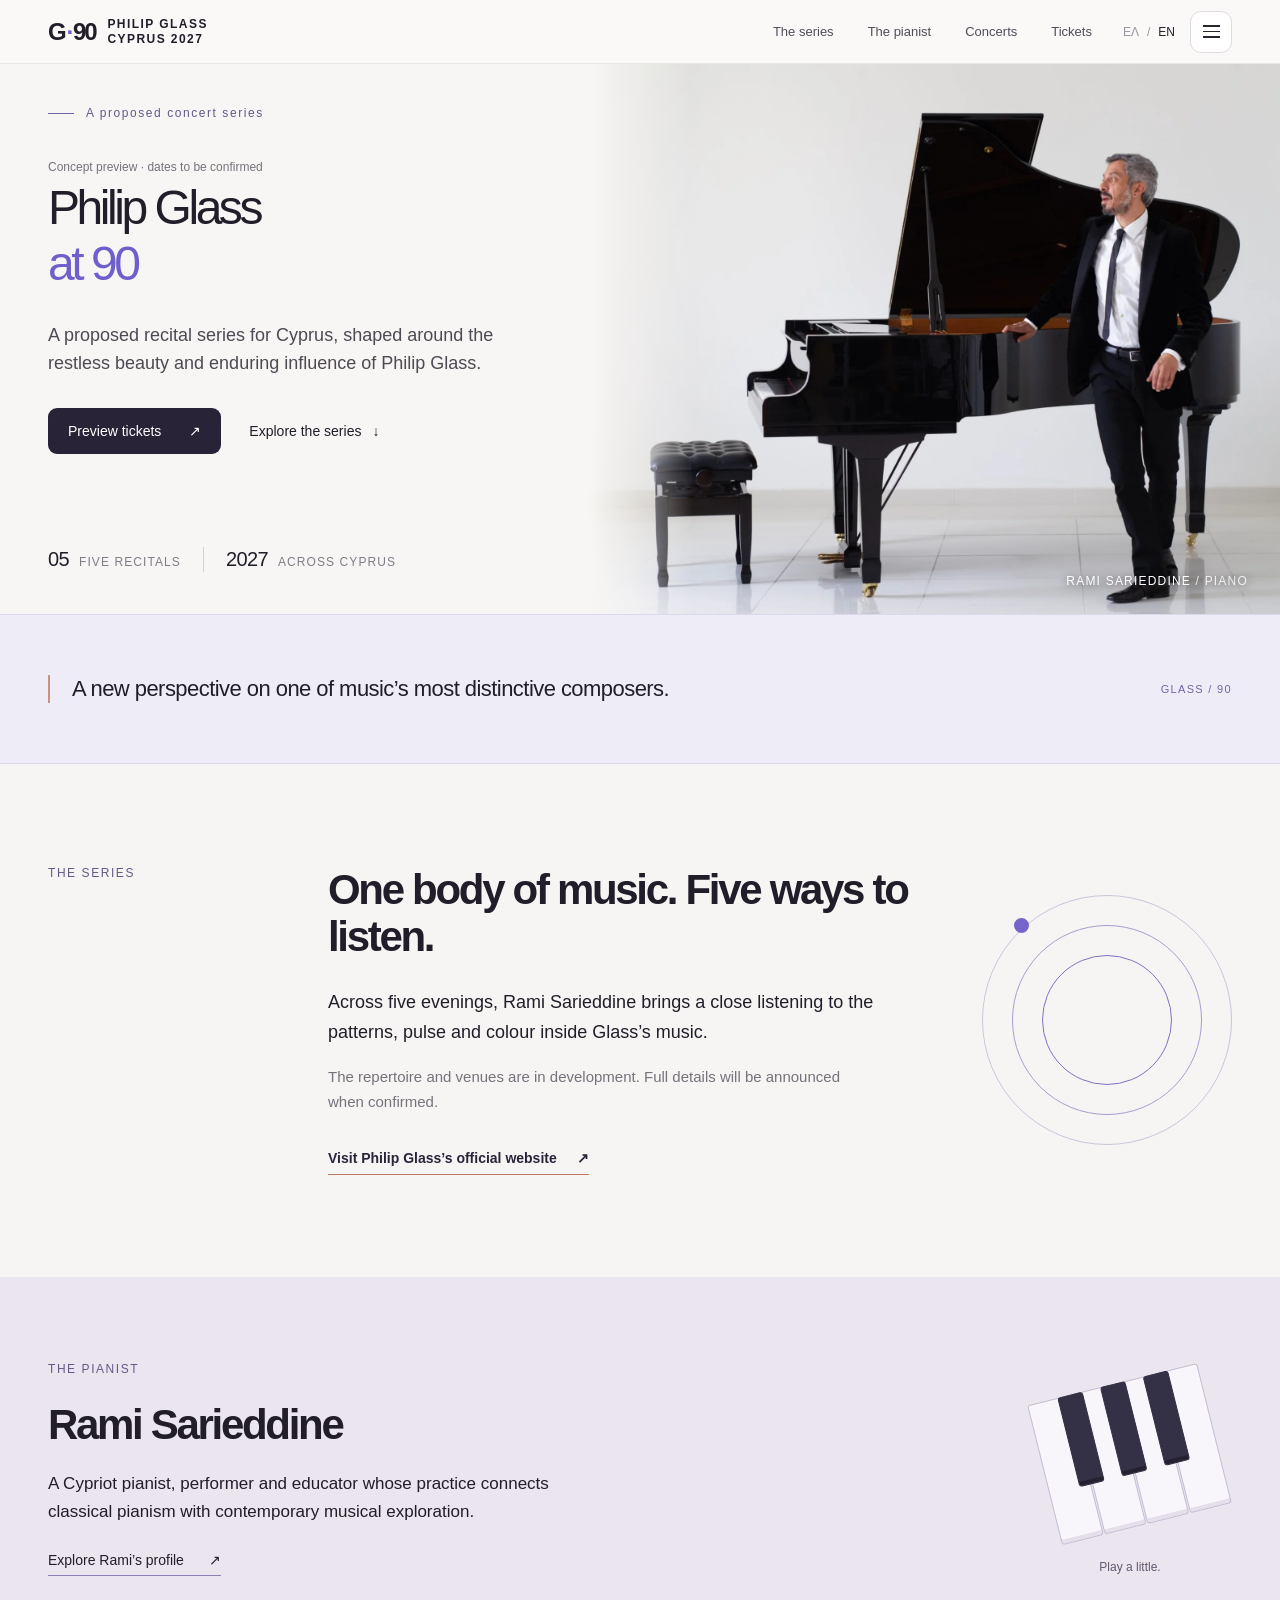
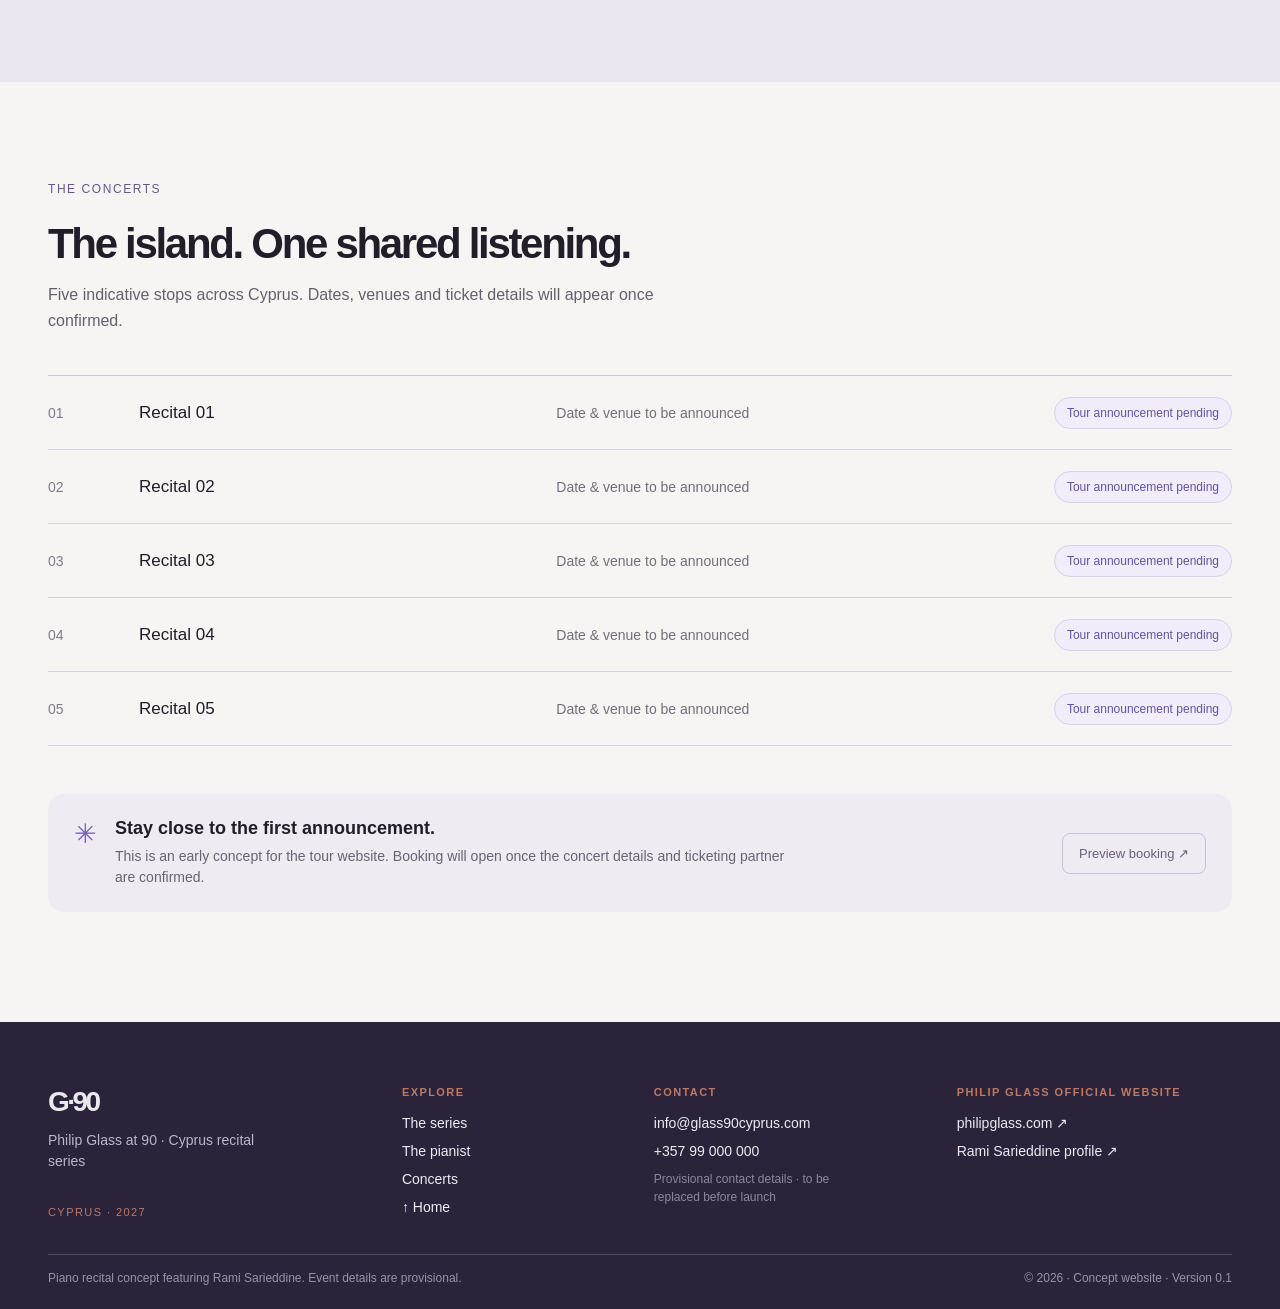
<file: index.html>
<!doctype html><html lang="en"><head><meta charset="utf-8"><meta name="viewport" content="width=device-width,initial-scale=1"><title>Philip Glass at 90 | Cyprus Piano Recitals</title><meta name="description" content="Five piano recitals across Cyprus with Rami Sarieddine. Concept preview for 2027."><meta property="og:title" content="Philip Glass at 90 | Cyprus Piano Recitals"><meta property="og:description" content="Five piano recitals across Cyprus with Rami Sarieddine. Concept preview for 2027."><meta property="og:type" content="website"><meta property="og:image" content="https://rami-opal.vercel.app/og.png"><meta property="og:image:type" content="image/png"><meta property="og:image:width" content="1200"><meta property="og:image:height" content="630"><link rel="canonical" href="https://rami-opal.vercel.app/"><meta name="twitter:card" content="summary_large_image"><meta name="twitter:image" content="https://rami-opal.vercel.app/og.png"><link rel="icon" href="/favicon.svg"><link rel="stylesheet" href="/style.css"></head><body><link rel="preload" as="image" href="/rami-piano.webp"/><div class="site-shell"><header class="site-header" id="top"><div class="header-inner"><a class="brand" href="/" aria-label="Home"><span class="brand-mark" aria-hidden="true">G<span>·</span>90</span><span class="brand-sub">PHILIP GLASS<br/>CYPRUS 2027</span></a><nav class="desktop-nav" aria-label="Primary"><a href="#series">The series</a><a href="#artist">The pianist</a><a href="#concerts">Concerts</a><a href="/tickets.html">Tickets</a></nav><div class="header-actions"><div class="language" role="group" aria-label="Language"><button class="" aria-pressed="false">ΕΛ</button><span aria-hidden="true">/</span><button class="active" aria-pressed="true">EN</button></div><button class="menu-button " aria-label="Open menu" aria-expanded="false" aria-controls="site-menu"><span></span><span></span><span></span></button></div></div></header><main><section class="hero" aria-labelledby="hero-heading"><div class="hero-copy"><div class="eyebrow"><span class="eyebrow-line"></span>A proposed concert series</div><p class="preview-label">Concept preview · dates to be confirmed</p><h1 id="hero-heading"><span>Philip Glass</span><em>at 90</em></h1><p class="hero-lead">A proposed recital series for Cyprus, shaped around the restless beauty and enduring influence of Philip Glass.</p><div class="hero-actions"><a class="primary-link" href="/tickets.html">Preview tickets<span aria-hidden="true">↗</span></a><a class="text-link" href="#series">Explore the series<span aria-hidden="true">↓</span></a></div><div class="hero-foot"><div><strong>05</strong><span>FIVE RECITALS</span></div><i></i><div><strong>2027</strong><span>ACROSS CYPRUS</span></div></div></div><div class="hero-photo"><img src="/rami-piano.webp" alt="Rami Sarieddine beside a grand piano" width="1924" height="1280"/><div class="photo-credit">RAMI SARIEDDINE <span> / PIANO</span></div></div></section><section class="quote-band"><div class="content-width"><p>A new perspective on one of music’s most distinctive composers.</p><span class="band-mark">GLASS / 90</span></div></section><section class="section-block series-block" id="series"><div class="section-label">THE SERIES</div><div class="section-content"><h2>One body of music. Five ways to listen.</h2><p class="large-copy">Across five evenings, Rami Sarieddine brings a close listening to the patterns, pulse and colour inside Glass’s music.</p><p class="muted-copy">The repertoire and venues are in development. Full details will be announced when confirmed.</p><a class="glass-link" href="https://philipglass.com/" target="_blank" rel="noopener noreferrer">Visit Philip Glass’s official website<span aria-hidden="true">↗</span></a></div><div class="orbital-art" aria-hidden="true"><span class="ring ring-one"></span><span class="ring ring-two"></span><span class="ring ring-three"></span><span class="ring-dot"></span></div></section><section class="artist-section" id="artist"><div class="artist-inner"><div class="artist-copy"><div class="section-label">THE PIANIST</div><h2>Rami Sarieddine</h2><p>A Cypriot pianist, performer and educator whose practice connects classical pianism with contemporary musical exploration.</p><a href="https://www.facebook.com/rami.sarieddine.9/" target="_blank" rel="noopener noreferrer">Explore Rami’s profile<span aria-hidden="true">↗</span></a></div><div class="artist-key-art" aria-hidden="true"><span></span><span></span><span></span><span></span><span></span><span></span><span></span><span></span></div></div></section><section class="concerts-section" id="concerts"><div class="concerts-head"><div class="section-label">THE CONCERTS</div><h2>The island. One shared listening.</h2><p>Five indicative stops across Cyprus. Dates, venues and ticket details will appear once confirmed.</p></div><div class="concert-list"><div class="concert-row"><span class="concert-index">01</span><strong>Recital 01</strong><span class="concert-meta">Date &amp; venue to be announced</span><span class="concert-status">Tour announcement pending</span></div><div class="concert-row"><span class="concert-index">02</span><strong>Recital 02</strong><span class="concert-meta">Date &amp; venue to be announced</span><span class="concert-status">Tour announcement pending</span></div><div class="concert-row"><span class="concert-index">03</span><strong>Recital 03</strong><span class="concert-meta">Date &amp; venue to be announced</span><span class="concert-status">Tour announcement pending</span></div><div class="concert-row"><span class="concert-index">04</span><strong>Recital 04</strong><span class="concert-meta">Date &amp; venue to be announced</span><span class="concert-status">Tour announcement pending</span></div><div class="concert-row"><span class="concert-index">05</span><strong>Recital 05</strong><span class="concert-meta">Date &amp; venue to be announced</span><span class="concert-status">Tour announcement pending</span></div></div><div class="ticket-note"><span class="note-symbol" aria-hidden="true">✳</span><div><h3>Stay close to the first announcement.</h3><p>This is an early concept for the tour website. Booking will open once the concert details and ticketing partner are confirmed.</p></div><a class="ticket-chip" href="/tickets.html">Preview booking ↗</a></div></section></main><footer class="site-footer"><div class="footer-inner"><div class="footer-intro"><span class="footer-brand">G·90</span><p>Philip Glass at 90 · Cyprus recital series</p><span class="footer-kicker">CYPRUS · 2027</span></div><div class="footer-column"><span class="footer-heading">Explore</span><a href="#series">The series</a><a href="#artist">The pianist</a><a href="#concerts">Concerts</a><a href="#top">↑ Home</a></div><div class="footer-column"><span class="footer-heading">Contact</span><a href="mailto:info@glass90cyprus.com">info@glass90cyprus.com</a><a href="tel:+35799000000">+357 99 000 000</a><span class="footer-small">Provisional contact details · to be replaced before launch</span></div><div class="footer-column footer-links"><span class="footer-heading">Philip Glass official website</span><a href="https://philipglass.com/" target="_blank" rel="noopener noreferrer">philipglass.com ↗</a><a href="https://www.facebook.com/rami.sarieddine.9/" target="_blank" rel="noopener noreferrer">Rami Sarieddine profile ↗</a></div></div><div class="footer-bottom"><span>Piano recital concept featuring Rami Sarieddine. Event details are provisional.</span><span>© 2026 · Concept website · Version 0.1</span></div></footer></div><script src="/demo.js" defer></script><script src="/piano.js" defer></script></body></html>
</file>
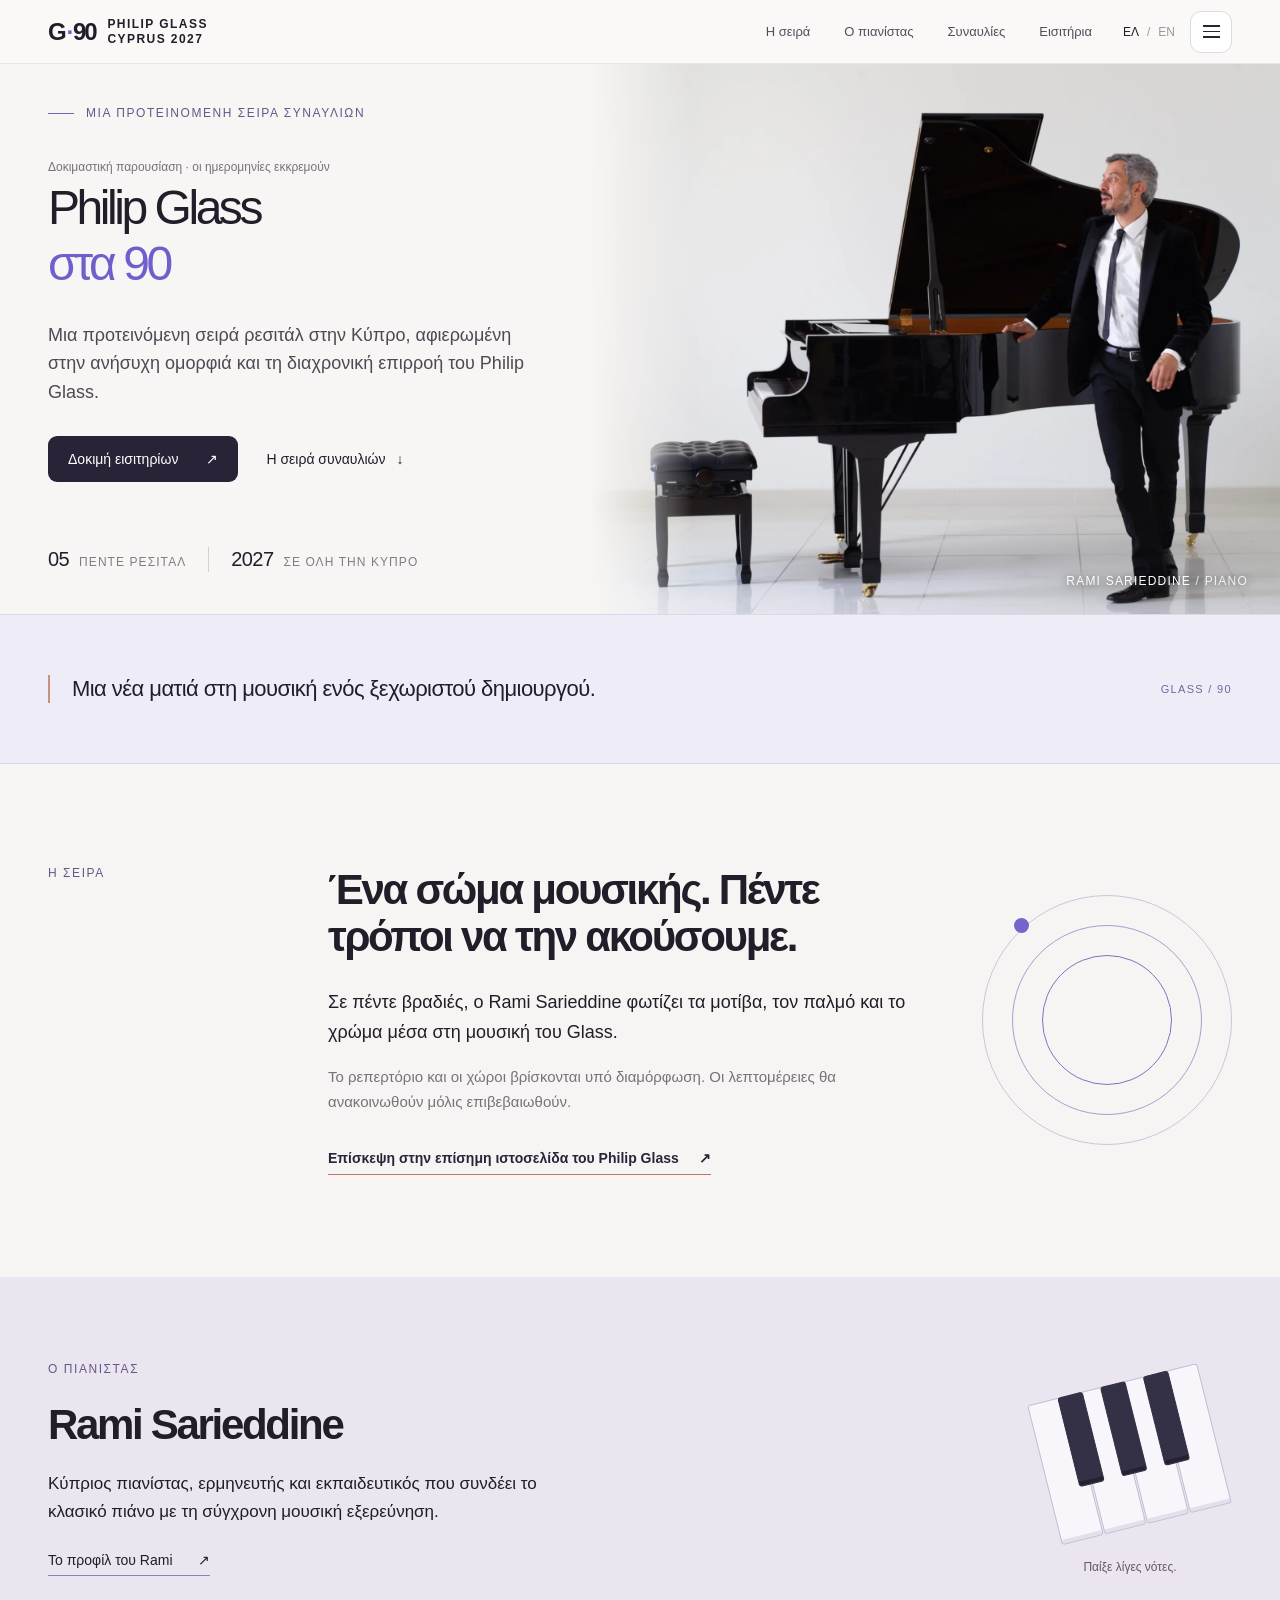
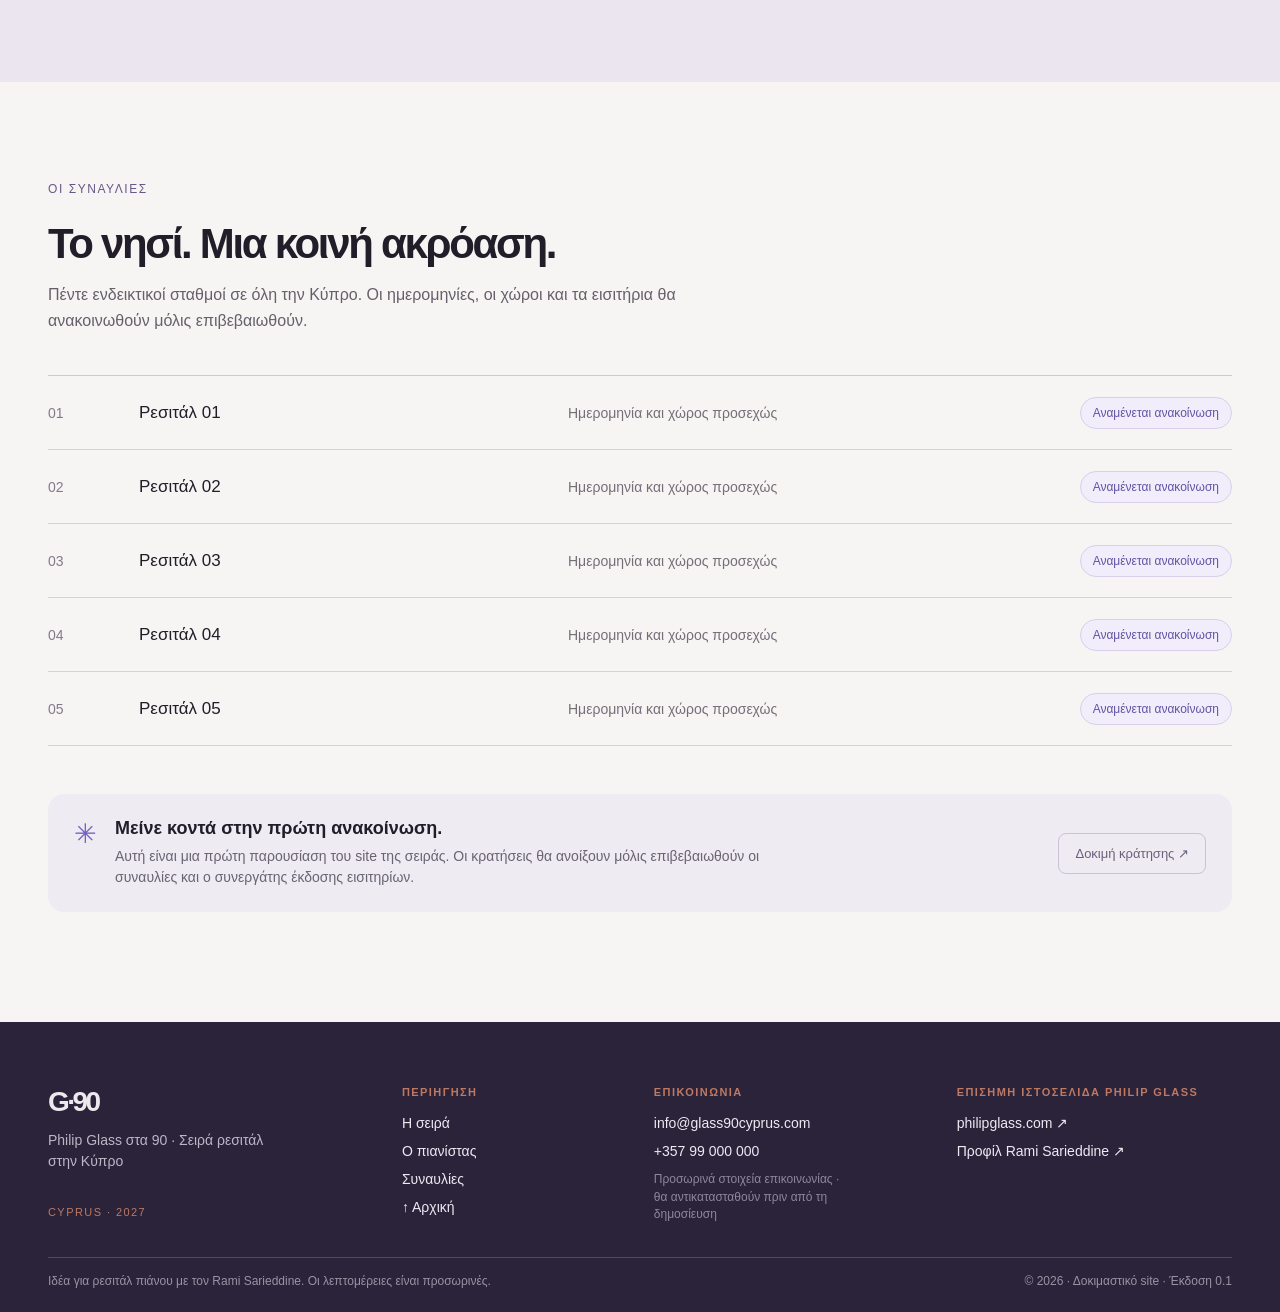
<file: el.html>
<!doctype html><html lang="el"><head><meta charset="utf-8"><meta name="viewport" content="width=device-width,initial-scale=1"><title>Philip Glass στα 90 | Ρεσιτάλ πιάνου στην Κύπρο</title><meta name="description" content="Πέντε ρεσιτάλ πιάνου στην Κύπρο με τον Rami Sarieddine. Δοκιμαστική παρουσίαση για το 2027."><meta property="og:title" content="Philip Glass στα 90 | Ρεσιτάλ πιάνου στην Κύπρο"><meta property="og:description" content="Πέντε ρεσιτάλ πιάνου στην Κύπρο με τον Rami Sarieddine. Δοκιμαστική παρουσίαση για το 2027."><meta property="og:type" content="website"><meta property="og:image" content="https://rami-opal.vercel.app/og.png"><meta property="og:image:type" content="image/png"><meta property="og:image:width" content="1200"><meta property="og:image:height" content="630"><link rel="canonical" href="https://rami-opal.vercel.app/el.html"><meta name="twitter:card" content="summary_large_image"><meta name="twitter:image" content="https://rami-opal.vercel.app/og.png"><link rel="icon" href="/favicon.svg"><link rel="stylesheet" href="/style.css"></head><body><link rel="preload" as="image" href="/rami-piano.webp"/><div class="site-shell"><header class="site-header" id="top"><div class="header-inner"><a class="brand" href="/" aria-label="Αρχική"><span class="brand-mark" aria-hidden="true">G<span>·</span>90</span><span class="brand-sub">PHILIP GLASS<br/>CYPRUS 2027</span></a><nav class="desktop-nav" aria-label="Primary"><a href="#series">Η σειρά</a><a href="#artist">Ο πιανίστας</a><a href="#concerts">Συναυλίες</a><a href="/tickets-el.html">Εισιτήρια</a></nav><div class="header-actions"><div class="language" role="group" aria-label="Γλώσσα"><button class="active" aria-pressed="true">ΕΛ</button><span aria-hidden="true">/</span><button class="" aria-pressed="false">EN</button></div><button class="menu-button " aria-label="Άνοιγμα μενού" aria-expanded="false" aria-controls="site-menu"><span></span><span></span><span></span></button></div></div></header><main><section class="hero" aria-labelledby="hero-heading"><div class="hero-copy"><div class="eyebrow"><span class="eyebrow-line"></span>ΜΙΑ ΠΡΟΤΕΙΝΟΜΕΝΗ ΣΕΙΡΑ ΣΥΝΑΥΛΙΩΝ</div><p class="preview-label">Δοκιμαστική παρουσίαση · οι ημερομηνίες εκκρεμούν</p><h1 id="hero-heading"><span>Philip Glass</span><em>στα 90</em></h1><p class="hero-lead">Μια προτεινόμενη σειρά ρεσιτάλ στην Κύπρο, αφιερωμένη στην ανήσυχη ομορφιά και τη διαχρονική επιρροή του Philip Glass.</p><div class="hero-actions"><a class="primary-link" href="/tickets-el.html">Δοκιμή εισιτηρίων<span aria-hidden="true">↗</span></a><a class="text-link" href="#series">Η σειρά συναυλιών<span aria-hidden="true">↓</span></a></div><div class="hero-foot"><div><strong>05</strong><span>ΠΕΝΤΕ ΡΕΣΙΤΑΛ</span></div><i></i><div><strong>2027</strong><span>ΣΕ ΟΛΗ ΤΗΝ ΚΥΠΡΟ</span></div></div></div><div class="hero-photo"><img src="/rami-piano.webp" alt="Ο Rami Sarieddine δίπλα σε πιάνο με ουρά" width="1924" height="1280"/><div class="photo-credit">RAMI SARIEDDINE <span> / PIANO</span></div></div></section><section class="quote-band"><div class="content-width"><p>Μια νέα ματιά στη μουσική ενός ξεχωριστού δημιουργού.</p><span class="band-mark">GLASS / 90</span></div></section><section class="section-block series-block" id="series"><div class="section-label">Η ΣΕΙΡΑ</div><div class="section-content"><h2>Ένα σώμα μουσικής. Πέντε τρόποι να την ακούσουμε.</h2><p class="large-copy">Σε πέντε βραδιές, ο Rami Sarieddine φωτίζει τα μοτίβα, τον παλμό και το χρώμα μέσα στη μουσική του Glass.</p><p class="muted-copy">Το ρεπερτόριο και οι χώροι βρίσκονται υπό διαμόρφωση. Οι λεπτομέρειες θα ανακοινωθούν μόλις επιβεβαιωθούν.</p><a class="glass-link" href="https://philipglass.com/" target="_blank" rel="noopener noreferrer">Επίσκεψη στην επίσημη ιστοσελίδα του Philip Glass<span aria-hidden="true">↗</span></a></div><div class="orbital-art" aria-hidden="true"><span class="ring ring-one"></span><span class="ring ring-two"></span><span class="ring ring-three"></span><span class="ring-dot"></span></div></section><section class="artist-section" id="artist"><div class="artist-inner"><div class="artist-copy"><div class="section-label">Ο ΠΙΑΝΙΣΤΑΣ</div><h2>Rami Sarieddine</h2><p>Κύπριος πιανίστας, ερμηνευτής και εκπαιδευτικός που συνδέει το κλασικό πιάνο με τη σύγχρονη μουσική εξερεύνηση.</p><a href="https://www.facebook.com/rami.sarieddine.9/" target="_blank" rel="noopener noreferrer">Το προφίλ του Rami<span aria-hidden="true">↗</span></a></div><div class="artist-key-art" aria-hidden="true"><span></span><span></span><span></span><span></span><span></span><span></span><span></span><span></span></div></div></section><section class="concerts-section" id="concerts"><div class="concerts-head"><div class="section-label">ΟΙ ΣΥΝΑΥΛΙΕΣ</div><h2>Το νησί. Μια κοινή ακρόαση.</h2><p>Πέντε ενδεικτικοί σταθμοί σε όλη την Κύπρο. Οι ημερομηνίες, οι χώροι και τα εισιτήρια θα ανακοινωθούν μόλις επιβεβαιωθούν.</p></div><div class="concert-list"><div class="concert-row"><span class="concert-index">01</span><strong>Ρεσιτάλ 01</strong><span class="concert-meta">Ημερομηνία και χώρος προσεχώς</span><span class="concert-status">Αναμένεται ανακοίνωση</span></div><div class="concert-row"><span class="concert-index">02</span><strong>Ρεσιτάλ 02</strong><span class="concert-meta">Ημερομηνία και χώρος προσεχώς</span><span class="concert-status">Αναμένεται ανακοίνωση</span></div><div class="concert-row"><span class="concert-index">03</span><strong>Ρεσιτάλ 03</strong><span class="concert-meta">Ημερομηνία και χώρος προσεχώς</span><span class="concert-status">Αναμένεται ανακοίνωση</span></div><div class="concert-row"><span class="concert-index">04</span><strong>Ρεσιτάλ 04</strong><span class="concert-meta">Ημερομηνία και χώρος προσεχώς</span><span class="concert-status">Αναμένεται ανακοίνωση</span></div><div class="concert-row"><span class="concert-index">05</span><strong>Ρεσιτάλ 05</strong><span class="concert-meta">Ημερομηνία και χώρος προσεχώς</span><span class="concert-status">Αναμένεται ανακοίνωση</span></div></div><div class="ticket-note"><span class="note-symbol" aria-hidden="true">✳</span><div><h3>Μείνε κοντά στην πρώτη ανακοίνωση.</h3><p>Αυτή είναι μια πρώτη παρουσίαση του site της σειράς. Οι κρατήσεις θα ανοίξουν μόλις επιβεβαιωθούν οι συναυλίες και ο συνεργάτης έκδοσης εισιτηρίων.</p></div><a class="ticket-chip" href="/tickets-el.html">Δοκιμή κράτησης ↗</a></div></section></main><footer class="site-footer"><div class="footer-inner"><div class="footer-intro"><span class="footer-brand">G·90</span><p>Philip Glass στα 90 · Σειρά ρεσιτάλ στην Κύπρο</p><span class="footer-kicker">CYPRUS · 2027</span></div><div class="footer-column"><span class="footer-heading">Περιήγηση</span><a href="#series">Η σειρά</a><a href="#artist">Ο πιανίστας</a><a href="#concerts">Συναυλίες</a><a href="#top">↑ Αρχική</a></div><div class="footer-column"><span class="footer-heading">Επικοινωνία</span><a href="mailto:info@glass90cyprus.com">info@glass90cyprus.com</a><a href="tel:+35799000000">+357 99 000 000</a><span class="footer-small">Προσωρινά στοιχεία επικοινωνίας · θα αντικατασταθούν πριν από τη δημοσίευση</span></div><div class="footer-column footer-links"><span class="footer-heading">Επίσημη ιστοσελίδα Philip Glass</span><a href="https://philipglass.com/" target="_blank" rel="noopener noreferrer">philipglass.com ↗</a><a href="https://www.facebook.com/rami.sarieddine.9/" target="_blank" rel="noopener noreferrer">Προφίλ Rami Sarieddine ↗</a></div></div><div class="footer-bottom"><span>Ιδέα για ρεσιτάλ πιάνου με τον Rami Sarieddine. Οι λεπτομέρειες είναι προσωρινές.</span><span>© 2026 · Δοκιμαστικό site · Έκδοση 0.1</span></div></footer></div><script src="/demo.js" defer></script><script src="/piano.js" defer></script></body></html>
</file>
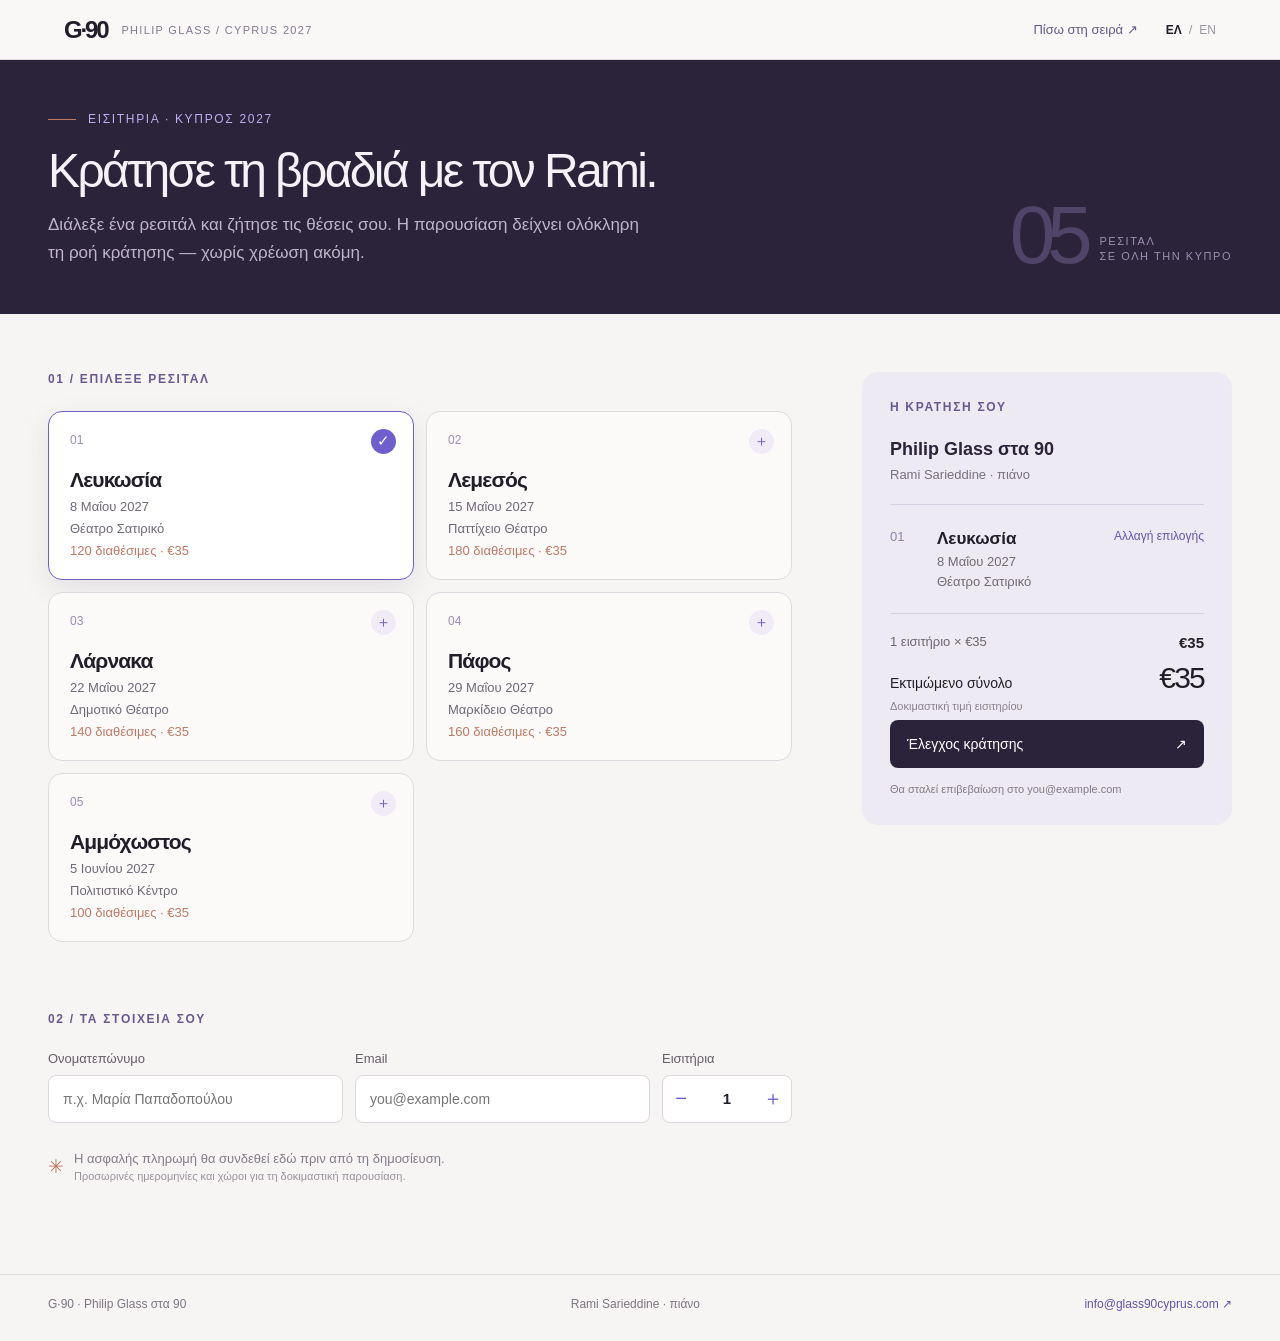
<file: tickets-el.html>
<!doctype html><html lang="el"><head><meta charset="utf-8"><meta name="viewport" content="width=device-width,initial-scale=1"><title>Εισιτήρια | Philip Glass στα 90</title><meta name="description" content="Κράτηση εισιτηρίων για τη σειρά ρεσιτάλ Philip Glass στα 90 με τον Rami Sarieddine."><meta property="og:title" content="Εισιτήρια | Philip Glass στα 90"><meta property="og:description" content="Κράτηση εισιτηρίων για τη σειρά ρεσιτάλ Philip Glass στα 90 με τον Rami Sarieddine."><meta property="og:image" content="https://rami-opal.vercel.app/og.png"><meta property="og:image:type" content="image/png"><meta property="og:image:width" content="1200"><meta property="og:image:height" content="630"><link rel="canonical" href="https://rami-opal.vercel.app/tickets-el.html"><link rel="icon" href="/favicon.svg"><link rel="stylesheet" href="/style.css"></head><body><main class="ticket-page"><header class="ticket-header"><a class="ticket-brand" href="/" aria-label="Πίσω στη σειρά"><span>G·90</span><small>PHILIP GLASS / CYPRUS 2027</small></a><div class="ticket-header-actions"><a href="/">Πίσω στη σειρά ↗</a><div class="ticket-language"><button type="button" class="active" aria-pressed="true">ΕΛ</button><span>/</span><button type="button" class="" aria-pressed="false">EN</button></div></div></header><section class="ticket-hero"><div class="ticket-hero-inner"><div><div class="ticket-eyebrow"><span></span>ΕΙΣΙΤΗΡΙΑ · ΚΥΠΡΟΣ 2027</div><h1>Κράτησε τη βραδιά με τον Rami.</h1><p>Διάλεξε ένα ρεσιτάλ και ζήτησε τις θέσεις σου. Η παρουσίαση δείχνει ολόκληρη τη ροή κράτησης — χωρίς χρέωση ακόμη.</p></div><div class="ticket-hero-mark" aria-hidden="true"><span>05</span><small>ΡΕΣΙΤΑΛ<br/>ΣΕ ΟΛΗ ΤΗΝ ΚΥΠΡΟ</small></div></div></section><form class="ticket-workspace"><div class="ticket-main"><section class="ticket-step"><div class="ticket-step-label">01 / ΕΠΙΛΕΞΕ ΡΕΣΙΤΑΛ</div><div class="event-grid"><button type="button" class="event-card selected" aria-pressed="true"><span class="event-number">01</span><span class="event-city">Λευκωσία</span><span class="event-date">8 Μαΐου 2027</span><span class="event-venue">Θέατρο Σατιρικό</span><span class="event-seats">120 διαθέσιμες · €35</span><span class="event-check" aria-hidden="true">✓</span></button><button type="button" class="event-card " aria-pressed="false"><span class="event-number">02</span><span class="event-city">Λεμεσός</span><span class="event-date">15 Μαΐου 2027</span><span class="event-venue">Παττίχειο Θέατρο</span><span class="event-seats">180 διαθέσιμες · €35</span><span class="event-check" aria-hidden="true">＋</span></button><button type="button" class="event-card " aria-pressed="false"><span class="event-number">03</span><span class="event-city">Λάρνακα</span><span class="event-date">22 Μαΐου 2027</span><span class="event-venue">Δημοτικό Θέατρο</span><span class="event-seats">140 διαθέσιμες · €35</span><span class="event-check" aria-hidden="true">＋</span></button><button type="button" class="event-card " aria-pressed="false"><span class="event-number">04</span><span class="event-city">Πάφος</span><span class="event-date">29 Μαΐου 2027</span><span class="event-venue">Μαρκίδειο Θέατρο</span><span class="event-seats">160 διαθέσιμες · €35</span><span class="event-check" aria-hidden="true">＋</span></button><button type="button" class="event-card " aria-pressed="false"><span class="event-number">05</span><span class="event-city">Αμμόχωστος</span><span class="event-date">5 Ιουνίου 2027</span><span class="event-venue">Πολιτιστικό Κέντρο</span><span class="event-seats">100 διαθέσιμες · €35</span><span class="event-check" aria-hidden="true">＋</span></button></div></section><section class="ticket-step"><div class="ticket-step-label">02 / ΤΑ ΣΤΟΙΧΕΙΑ ΣΟΥ</div><div class="ticket-fields"><label><span>Ονοματεπώνυμο</span><input placeholder="π.χ. Μαρία Παπαδοπούλου" value=""/></label><label><span>Email</span><input type="email" placeholder="you@example.com" value=""/></label><label class="quantity-field"><span>Εισιτήρια</span><div class="quantity-control"><button type="button" aria-label="Μείωση εισιτηρίων">−</button><strong>1</strong><button type="button" aria-label="Αύξηση εισιτηρίων">＋</button></div></label></div><p class="ticket-error ">Επίλεξε ρεσιτάλ και συμπλήρωσε όνομα και email.</p></section><p class="ticket-trust"><span>✳</span><span>Η ασφαλής πληρωμή θα συνδεθεί εδώ πριν από τη δημοσίευση.<small>Προσωρινές ημερομηνίες και χώροι για τη δοκιμαστική παρουσίαση.</small></span></p></div><aside class="ticket-summary"><div class="ticket-summary-label">Η ΚΡΑΤΗΣΗ ΣΟΥ</div><div class="summary-series">Philip Glass στα 90<span>Rami Sarieddine · πιάνο</span></div><div class="summary-event"><span class="summary-index">01</span><div><strong>Λευκωσία</strong><span>8 Μαΐου 2027</span><span>Θέατρο Σατιρικό</span></div><button type="button">Αλλαγή επιλογής</button></div><div class="summary-line"><span>1 εισιτήριο × €35</span><strong>€35</strong></div><div class="summary-total"><span>Εκτιμώμενο σύνολο</span><strong>€35</strong><small>Δοκιμαστική τιμή εισιτηρίου</small></div><button class="summary-submit" type="submit">Έλεγχος κράτησης<span>↗</span></button><small class="summary-email">Θα σταλεί επιβεβαίωση στο you@example.com</small></aside></form><footer class="ticket-footer"><span>G·90 · Philip Glass στα 90</span><span>Rami Sarieddine · πιάνο</span><a href="mailto:info@glass90cyprus.com">info@glass90cyprus.com ↗</a></footer></main><script src="/tickets.js" defer></script></body></html>
</file>
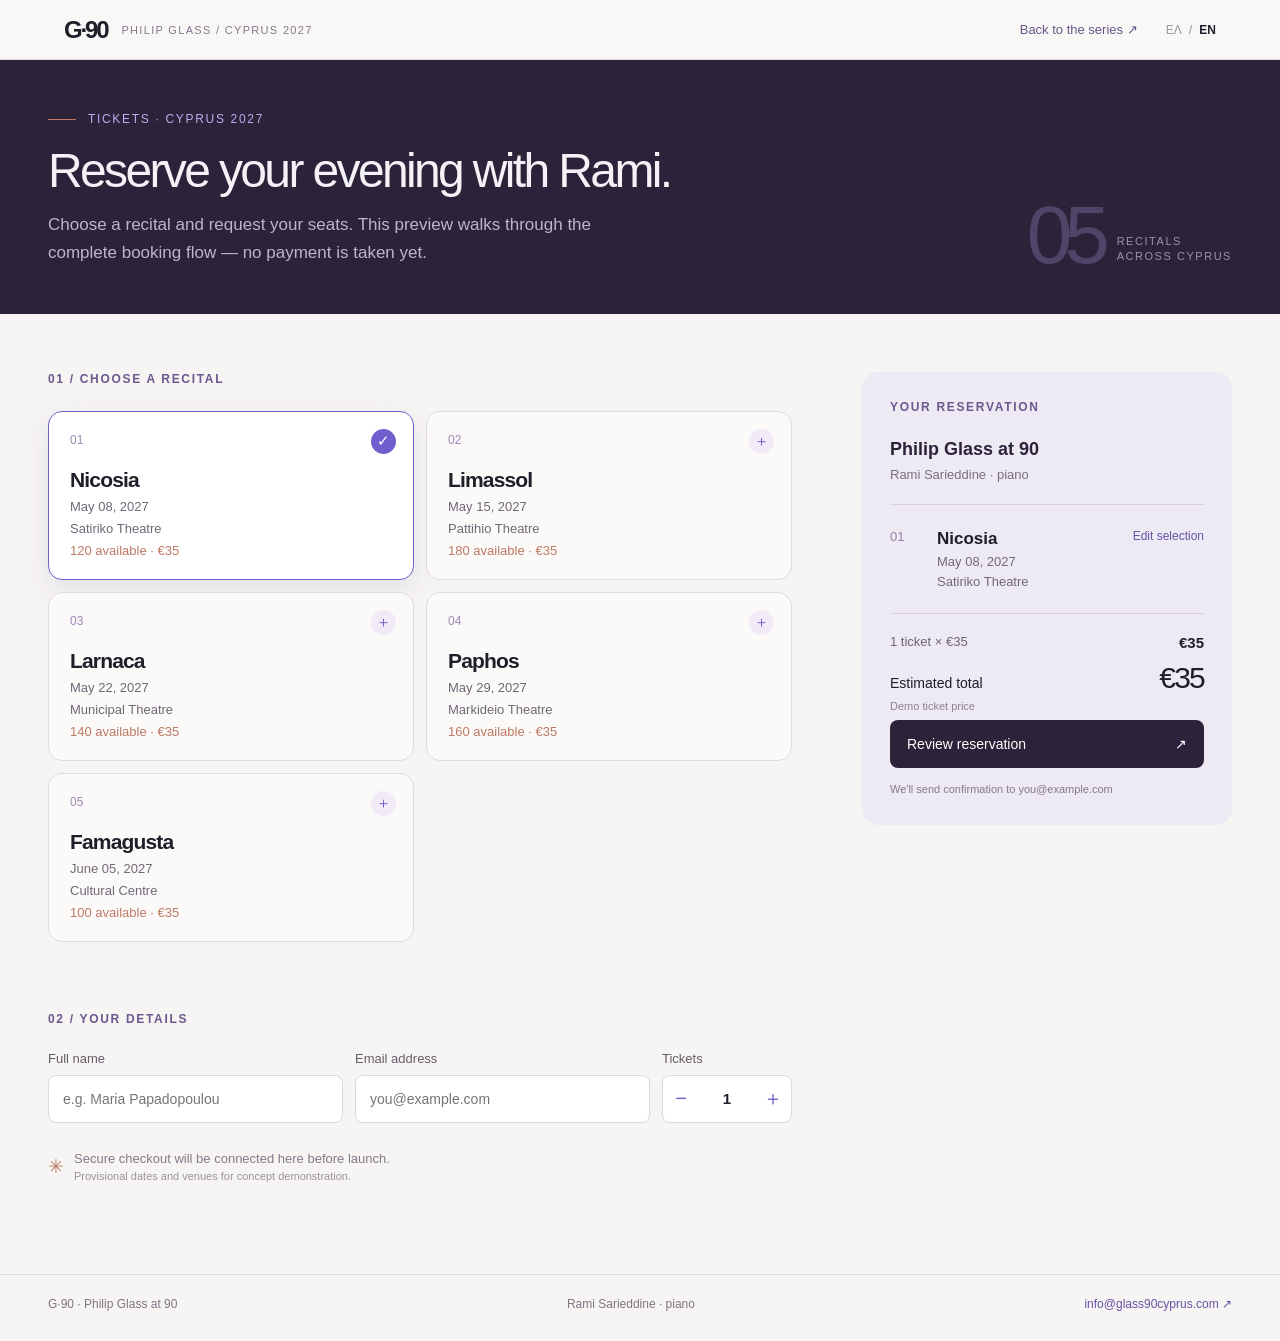
<file: tickets.html>
<!doctype html><html lang="en"><head><meta charset="utf-8"><meta name="viewport" content="width=device-width,initial-scale=1"><title>Tickets | Philip Glass at 90</title><meta name="description" content="Reserve tickets for the Philip Glass at 90 Cyprus piano recital series with Rami Sarieddine."><meta property="og:title" content="Tickets | Philip Glass at 90"><meta property="og:description" content="Reserve tickets for the Philip Glass at 90 Cyprus piano recital series with Rami Sarieddine."><meta property="og:image" content="https://rami-opal.vercel.app/og.png"><meta property="og:image:type" content="image/png"><meta property="og:image:width" content="1200"><meta property="og:image:height" content="630"><link rel="canonical" href="https://rami-opal.vercel.app/tickets.html"><link rel="icon" href="/favicon.svg"><link rel="stylesheet" href="/style.css"></head><body><main class="ticket-page"><header class="ticket-header"><a class="ticket-brand" href="/" aria-label="Back to the series"><span>G·90</span><small>PHILIP GLASS / CYPRUS 2027</small></a><div class="ticket-header-actions"><a href="/">Back to the series ↗</a><div class="ticket-language"><button type="button" class="" aria-pressed="false">ΕΛ</button><span>/</span><button type="button" class="active" aria-pressed="true">EN</button></div></div></header><section class="ticket-hero"><div class="ticket-hero-inner"><div><div class="ticket-eyebrow"><span></span>TICKETS · CYPRUS 2027</div><h1>Reserve your evening with Rami.</h1><p>Choose a recital and request your seats. This preview walks through the complete booking flow — no payment is taken yet.</p></div><div class="ticket-hero-mark" aria-hidden="true"><span>05</span><small>RECITALS<br/>ACROSS CYPRUS</small></div></div></section><form class="ticket-workspace"><div class="ticket-main"><section class="ticket-step"><div class="ticket-step-label">01 / CHOOSE A RECITAL</div><div class="event-grid"><button type="button" class="event-card selected" aria-pressed="true"><span class="event-number">01</span><span class="event-city">Nicosia</span><span class="event-date">May 08, 2027</span><span class="event-venue">Satiriko Theatre</span><span class="event-seats">120 available · €35</span><span class="event-check" aria-hidden="true">✓</span></button><button type="button" class="event-card " aria-pressed="false"><span class="event-number">02</span><span class="event-city">Limassol</span><span class="event-date">May 15, 2027</span><span class="event-venue">Pattihio Theatre</span><span class="event-seats">180 available · €35</span><span class="event-check" aria-hidden="true">＋</span></button><button type="button" class="event-card " aria-pressed="false"><span class="event-number">03</span><span class="event-city">Larnaca</span><span class="event-date">May 22, 2027</span><span class="event-venue">Municipal Theatre</span><span class="event-seats">140 available · €35</span><span class="event-check" aria-hidden="true">＋</span></button><button type="button" class="event-card " aria-pressed="false"><span class="event-number">04</span><span class="event-city">Paphos</span><span class="event-date">May 29, 2027</span><span class="event-venue">Markideio Theatre</span><span class="event-seats">160 available · €35</span><span class="event-check" aria-hidden="true">＋</span></button><button type="button" class="event-card " aria-pressed="false"><span class="event-number">05</span><span class="event-city">Famagusta</span><span class="event-date">June 05, 2027</span><span class="event-venue">Cultural Centre</span><span class="event-seats">100 available · €35</span><span class="event-check" aria-hidden="true">＋</span></button></div></section><section class="ticket-step"><div class="ticket-step-label">02 / YOUR DETAILS</div><div class="ticket-fields"><label><span>Full name</span><input placeholder="e.g. Maria Papadopoulou" value=""/></label><label><span>Email address</span><input type="email" placeholder="you@example.com" value=""/></label><label class="quantity-field"><span>Tickets</span><div class="quantity-control"><button type="button" aria-label="Decrease tickets">−</button><strong>1</strong><button type="button" aria-label="Increase tickets">＋</button></div></label></div><p class="ticket-error ">Please choose a recital and complete your name and email.</p></section><p class="ticket-trust"><span>✳</span><span>Secure checkout will be connected here before launch.<small>Provisional dates and venues for concept demonstration.</small></span></p></div><aside class="ticket-summary"><div class="ticket-summary-label">YOUR RESERVATION</div><div class="summary-series">Philip Glass at 90<span>Rami Sarieddine · piano</span></div><div class="summary-event"><span class="summary-index">01</span><div><strong>Nicosia</strong><span>May 08, 2027</span><span>Satiriko Theatre</span></div><button type="button">Edit selection</button></div><div class="summary-line"><span>1 ticket × €35</span><strong>€35</strong></div><div class="summary-total"><span>Estimated total</span><strong>€35</strong><small>Demo ticket price</small></div><button class="summary-submit" type="submit">Review reservation<span>↗</span></button><small class="summary-email">We&#x27;ll send confirmation to you@example.com</small></aside></form><footer class="ticket-footer"><span>G·90 · Philip Glass at 90</span><span>Rami Sarieddine · piano</span><a href="mailto:info@glass90cyprus.com">info@glass90cyprus.com ↗</a></footer></main><script src="/tickets.js" defer></script></body></html>
</file>
<file: style.css>
:root {
  --ink: #211d29;
  --muted: #6f6b75;
  --paper: #f7f5f3;
  --violet: #6e5fcd;
  --aubergine: #2a2339;
  --lilac: #eae5ee;
  --copper: #bd7964;
  --copper-soft: #f3e5df;
  --line: #dedbe0;
}
* {
  box-sizing: border-box;
}
html {
  scroll-behavior: smooth;
}
body {
  margin: 0;
  background: var(--paper);
  color: var(--ink);
  font-family: Inter, Arial, sans-serif;
  font-size: 16px;
  font-weight: 400;
}
button,
a {
  font: inherit;
}
button {
  cursor: pointer;
}
a {
  text-decoration: none;
  color: inherit;
}
a:focus-visible,
button:focus-visible {
  outline: 2px solid #745fd9;
  outline-offset: 4px;
}
::selection {
  background: #d7d0ff;
  color: #211d29;
}
.site-shell {
  overflow: clip;
}
.site-header {
  height: 64px;
  background: #faf9f8;
  border-bottom: 1px solid #e8e5e6;
  position: relative;
  z-index: 30;
}
.header-inner {
  height: 100%;
  max-width: 1420px;
  margin: auto;
  padding: 0 48px;
  display: flex;
  align-items: center;
  justify-content: space-between;
  gap: 30px;
}
.brand {
  display: flex;
  align-items: center;
  gap: 12px;
  min-width: 210px;
}
.brand-mark {
  font-size: 24px;
  font-weight: 600;
  letter-spacing: -0.09em;
  line-height: 1;
}
.brand-mark span {
  color: var(--violet);
  margin: 0 2px;
}
.brand-sub {
  font-size: 12px;
  line-height: 1.25;
  letter-spacing: 0.12em;
  font-weight: 600;
}
.desktop-nav {
  display: flex;
  gap: 34px;
  align-items: center;
  margin-left: auto;
}
.desktop-nav a {
  font-size: 13px;
  color: #524d59;
  font-weight: 500;
}
.desktop-nav a:hover,
.text-link:hover,
.artist-copy a:hover {
  color: var(--violet);
}
.header-actions {
  display: flex;
  gap: 14px;
  align-items: center;
}
.language {
  display: flex;
  align-items: center;
  gap: 7px;
  white-space: nowrap;
  color: #9b96a0;
  font-size: 12px;
  font-weight: 500;
}
.language button {
  padding: 7px 1px;
  border: 0;
  background: none;
  color: #9b96a0;
  font-size: 12px;
  font-weight: 500;
}
.language button.active {
  color: var(--ink);
}
.menu-button {
  width: 42px;
  height: 42px;
  border: 1px solid #dedbe0;
  border-radius: 11px;
  background: #fff;
  display: flex;
  flex-direction: column;
  justify-content: center;
  align-items: center;
  gap: 4px;
  z-index: 33;
}
.menu-button span {
  height: 1.5px;
  width: 17px;
  background: #292530;
  transition:
    transform 0.25s,
    opacity 0.25s;
}
.menu-button.open span:first-child {
  transform: translateY(5.5px) rotate(45deg);
}
.menu-button.open span:nth-child(2) {
  opacity: 0;
}
.menu-button.open span:last-child {
  transform: translateY(-5.5px) rotate(-45deg);
}
.menu-scrim {
  position: fixed;
  inset: 64px 0 0;
  background: transparent;
  border: 0;
  width: 100%;
  z-index: 30;
}
.menu-panel {
  position: absolute;
  right: 48px;
  top: 58px;
  width: 230px;
  padding: 9px;
  background: white;
  border: 1px solid #e5e1e7;
  border-radius: 14px;
  box-shadow: 0 16px 40px #211d291c;
  z-index: 32;
  display: grid;
}
.menu-panel a,
.menu-panel button {
  font-size: 14px;
  text-align: left;
  padding: 11px 12px;
  border: 0;
  border-radius: 8px;
  background: transparent;
}
.menu-panel a:hover,
.menu-panel button:hover {
  background: #f4f1fb;
  color: #5b4eb5;
}
.hero {
  min-height: 550px;
  display: grid;
  grid-template-columns: minmax(0, 46%) minmax(0, 54%);
  background: #f8f6f4;
  max-width: 1600px;
  margin: auto;
}
.hero-copy {
  padding: 42px 5vw 0 max(48px, calc((100vw - 1320px) / 2));
  display: flex;
  flex-direction: column;
}
.eyebrow,
.section-label {
  font-size: 12px;
  font-weight: 500;
  letter-spacing: 0.13em;
  color: #655889;
}
.eyebrow {
  display: flex;
  align-items: center;
  gap: 12px;
}
.eyebrow-line {
  width: 26px;
  height: 1px;
  background: #7465ae;
}
.preview-label {
  font-size: 12px;
  color: #77717c;
  margin: 40px 0 10px;
}
.hero h1 {
  font-size: clamp(42px, 4vw, 48px);
  font-weight: 500;
  letter-spacing: -0.072em;
  line-height: 0.99;
  margin: 0;
  white-space: nowrap;
}
.hero h1 span,
.hero h1 em {
  display: block;
}
.hero h1 em {
  font-style: normal;
  color: var(--violet);
  margin-top: 8px;
}
.hero-lead {
  max-width: 490px;
  font-size: 18px;
  line-height: 1.58;
  margin: 34px 0 30px;
  color: #4e4953;
}
.hero-actions {
  display: flex;
  align-items: center;
  gap: 28px;
  flex-wrap: wrap;
}
.primary-link {
  height: 46px;
  padding: 0 20px;
  border-radius: 9px;
  background: #292337;
  color: white;
  display: inline-flex;
  align-items: center;
  gap: 28px;
  font-size: 14px;
  font-weight: 500;
  transition:
    background 0.2s,
    transform 0.2s;
}
.primary-link:hover {
  background: #51437b;
  transform: translateY(-1px);
}
.text-link {
  font-size: 14px;
  font-weight: 500;
  display: flex;
  gap: 11px;
  align-items: center;
}
.hero-foot {
  margin-top: auto;
  display: flex;
  align-items: center;
  gap: 22px;
  padding: 42px 0 42px;
}
.hero-foot div {
  display: flex;
  align-items: baseline;
  gap: 10px;
}
.hero-foot strong {
  font-size: 20px;
  letter-spacing: -0.03em;
  font-weight: 500;
}
.hero-foot span {
  font-size: 12px;
  font-weight: 500;
  letter-spacing: 0.09em;
  color: #817b86;
}
.hero-foot i {
  height: 25px;
  width: 1px;
  background: #d4ced7;
}
.hero-photo {
  min-height: 550px;
  position: relative;
  overflow: hidden;
  background: #e5e3e0;
}
.hero-photo:after {
  content: "";
  position: absolute;
  inset: 0;
  background: linear-gradient(90deg, #f8f6f4 0%, transparent 15%);
  pointer-events: none;
}
.hero-photo img {
  height: 100%;
  width: 100%;
  position: absolute;
  inset: 0;
  object-fit: cover;
  object-position: 60% center;
}
.photo-credit {
  position: absolute;
  right: 32px;
  bottom: 26px;
  z-index: 1;
  color: #fff;
  text-shadow: 0 1px 8px #0009;
  font-size: 12px;
  letter-spacing: 0.1em;
  font-weight: 500;
}
.photo-credit span {
  opacity: 0.8;
}
.quote-band {
  background: #eeedf7;
  color: var(--ink);
  border-top: 1px solid #dcd8eb;
  border-bottom: 1px solid #dcd8eb;
}
.quote-band .content-width {
  max-width: 1320px;
  margin: auto;
  min-height: 148px;
  display: flex;
  align-items: center;
  gap: 24px;
  padding: 18px 48px;
}
.quote-band p {
  max-width: 720px;
  padding-left: 22px;
  border-left: 2px solid #c7937e;
  font-size: 22px;
  font-weight: 500;
  letter-spacing: -0.025em;
  line-height: 1.3;
  margin: 0;
}
.band-mark {
  font-size: 11px;
  letter-spacing: 0.12em;
  margin-left: auto;
  color: #7564a2;
  line-height: 1.5;
  text-align: right;
  white-space: nowrap;
}
.section-block {
  max-width: 1320px;
  margin: auto;
  padding: 102px 48px;
  position: relative;
  display: grid;
  grid-template-columns: 250px minmax(0, 600px) 1fr;
  gap: 30px;
  min-height: 470px;
  overflow: hidden;
}
.section-content h2,
.artist-copy h2,
.concerts-head h2 {
  font-size: clamp(32px, 3.3vw, 42px);
  font-weight: 600;
  letter-spacing: -0.055em;
  line-height: 1.12;
  margin: 0 0 28px;
}
.large-copy {
  font-size: 18px;
  line-height: 1.65;
  margin: 0 0 18px;
  max-width: 610px;
}
.muted-copy {
  font-size: 15px;
  line-height: 1.65;
  color: #77717b;
  max-width: 550px;
}
.glass-link {
  display: inline-flex;
  gap: 20px;
  align-items: center;
  margin-top: 20px;
  color: var(--aubergine);
  border-bottom: 1px solid var(--copper);
  padding-bottom: 8px;
  font-size: 14px;
  font-weight: 600;
}
.glass-link:hover {
  color: var(--copper);
}
.orbital-art {
  width: 250px;
  height: 250px;
  position: relative;
  align-self: center;
  justify-self: end;
}
.ring {
  border: 1px solid #ccc4db;
  border-radius: 50%;
  position: absolute;
  inset: 0;
}
.ring-two {
  inset: 30px;
  border-color: #ab9bd0;
}
.ring-three {
  inset: 60px;
  border-color: #8270be;
}
.ring-dot {
  width: 15px;
  height: 15px;
  background: #7564ca;
  position: absolute;
  top: 23px;
  left: 32px;
  border-radius: 50%;
}
.artist-section {
  background: var(--lilac);
}
.artist-inner {
  max-width: 1320px;
  margin: auto;
  min-height: 405px;
  padding: 85px 48px;
  display: grid;
  grid-template-columns: minmax(0, 580px) 1fr;
  gap: 64px;
  position: relative;
  overflow: hidden;
}
.artist-copy p {
  font-size: 17px;
  line-height: 1.65;
  max-width: 550px;
  margin: 0 0 25px;
}
.artist-copy .section-label {
  margin-bottom: 25px;
}
.artist-copy h2 {
  margin-bottom: 22px;
}
.artist-copy a {
  font-size: 14px;
  font-weight: 500;
  border-bottom: 1px solid #8b80b7;
  padding-bottom: 7px;
  display: inline-flex;
  gap: 25px;
}
.artist-key-art {
  display: flex;
  align-items: flex-end;
  gap: 5px;
  justify-self: end;
  align-self: center;
  transform: rotate(-14deg);
}
.artist-key-art span {
  display: block;
  width: 27px;
  height: 130px;
  background: #f8f6fa;
  border: 1px solid #c6bcd3;
  border-radius: 3px;
}
.artist-key-art span:nth-child(2),
.artist-key-art span:nth-child(4),
.artist-key-art span:nth-child(5),
.artist-key-art span:nth-child(7) {
  height: 87px;
  background: #343045;
  border-color: #343045;
  z-index: 1;
  margin: 0 -14px 43px -14px;
}
.mini-piano {
  justify-self: end;
  align-self: center;
  width: 176px;
  margin: 18px 14px;
}
.piano-board {
  position: relative;
  width: 176px;
  height: 144px;
  transform: rotate(-14deg);
}
.piano-key {
  position: absolute;
  top: 0;
  padding: 0;
  border-radius: 3px;
  cursor: pointer;
  touch-action: none;
  user-select: none;
  -webkit-user-select: none;
  -webkit-tap-highlight-color: transparent;
  transition: background-color .12s, box-shadow .12s;
}
.piano-white {
  left: calc(var(--position) * 44px);
  width: 43px;
  height: 144px;
  border: 1px solid #c6bcd3;
  background: #f8f6fa;
  box-shadow: inset 0 -4px 0 #e5dfeb;
}
.piano-black {
  left: calc(var(--position) * 44px - 13px);
  width: 26px;
  height: 92px;
  z-index: 1;
  border: 1px solid #343045;
  background: #343045;
  box-shadow: inset 0 -4px 0 #252131;
}
.piano-white:hover { background: #eee8f5; }
.piano-black:hover { background: #4c425d; }
.piano-white.is-playing { background: #d7c8eb; box-shadow: inset 0 3px 7px #7c669c33; }
.piano-black.is-playing { background: #76628f; box-shadow: inset 0 3px 7px #211d2955; }
.piano-key:focus-visible { outline: 2px solid #7958a2; outline-offset: 3px; z-index: 2; }
.piano-hint {
  margin: 32px 0 0;
  color: #655870;
  text-align: center;
  font-size: 12px;
  line-height: 1.5;
}
.piano-sr {
  position: absolute;
  width: 1px;
  height: 1px;
  overflow: hidden;
  clip-path: inset(50%);
}
@media (max-width: 760px) {
  .mini-piano { margin: 44px auto 0; }
}
@media (prefers-reduced-motion: reduce) {
  .piano-key { transition: none; }
}
.concerts-section {
  max-width: 1320px;
  margin: auto;
  padding: 100px 48px 110px;
}
.concerts-head {
  max-width: 670px;
}
.concerts-head .section-label {
  margin-bottom: 24px;
}
.concerts-head h2 {
  margin-bottom: 15px;
}
.concerts-head p {
  font-size: 16px;
  line-height: 1.6;
  color: #65606b;
  margin: 0 0 42px;
}
.concert-list {
  border-top: 1px solid #cdc8d0;
}
.concert-row {
  display: grid;
  grid-template-columns: 75px 1fr 1.2fr auto;
  gap: 16px;
  align-items: center;
  min-height: 74px;
  border-bottom: 1px solid #d7d2d9;
}
.concert-index {
  font-size: 14px;
  color: #817a8b;
}
.concert-row strong {
  font-size: 17px;
  font-weight: 500;
}
.concert-meta {
  font-size: 14px;
  color: #746e79;
}
.concert-status {
  font-size: 12px;
  color: #6353a3;
  border: 1px solid #d8d0eb;
  background: #f1edfa;
  border-radius: 100px;
  padding: 8px 12px;
  white-space: nowrap;
}
.ticket-note {
  margin-top: 48px;
  padding: 24px 26px;
  background: #eeebf3;
  border-radius: 16px;
  display: flex;
  align-items: center;
  gap: 18px;
}
.note-symbol {
  font-size: 27px;
  color: #7462bf;
  align-self: flex-start;
}
.ticket-note h3 {
  font-size: 18px;
  font-weight: 600;
  margin: 0 0 7px;
}
.ticket-note p {
  font-size: 14px;
  line-height: 1.5;
  color: #696372;
  margin: 0;
  max-width: 680px;
}
.ticket-chip {
  margin-left: auto;
  white-space: nowrap;
  font-size: 13px;
  font-weight: 500;
  color: #6b607b;
  border: 1px solid #cac2d5;
  border-radius: 8px;
  padding: 12px 16px;
}
.site-footer {
  background: var(--aubergine);
  color: #ebe8ee;
  padding: 64px 48px 24px;
}
.footer-inner {
  max-width: 1320px;
  margin: auto;
  display: grid;
  grid-template-columns: 1.5fr 1fr 1.25fr 1.35fr;
  gap: 48px;
}
.footer-brand {
  font-size: 28px;
  font-weight: 600;
  letter-spacing: -0.09em;
}
.footer-intro p {
  font-size: 14px;
  color: #bdb6c6;
  margin: 12px 0 0;
  max-width: 220px;
  line-height: 1.5;
}
.footer-kicker {
  display: inline-block;
  margin-top: 34px;
  font-size: 11px;
  letter-spacing: 0.13em;
  color: var(--copper);
}
.footer-column {
  display: flex;
  flex-direction: column;
  align-items: flex-start;
  gap: 12px;
  font-size: 14px;
  color: #a9a1b2;
}
.footer-column a {
  color: #eee9f3;
}
.footer-column a:hover {
  color: var(--copper);
}
.footer-heading {
  color: var(--copper);
  font-size: 11px;
  font-weight: 600;
  letter-spacing: 0.13em;
  text-transform: uppercase;
  margin-bottom: 5px;
}
.footer-small {
  font-size: 12px;
  line-height: 1.45;
  max-width: 190px;
  color: #8f879c;
}
.footer-bottom {
  max-width: 1320px;
  margin: 34px auto 0;
  padding-top: 16px;
  border-top: 1px solid #51495d;
  display: flex;
  justify-content: space-between;
  gap: 20px;
  font-size: 12px;
  color: #9b93a4;
}
.modal-backdrop {
  position: fixed;
  inset: 0;
  background: #211d2980;
  z-index: 50;
  display: grid;
  place-items: center;
  padding: 20px;
}
.settings-dialog {
  background: #fff;
  width: min(100%, 420px);
  border-radius: 18px;
  padding: 24px;
  box-shadow: 0 24px 80px #0003;
}
.dialog-top {
  display: flex;
  justify-content: space-between;
  align-items: center;
}
.dialog-top h2 {
  font-size: 22px;
  font-weight: 600;
  margin: 0;
}
.dialog-top button {
  border: 0;
  background: #f1eef3;
  border-radius: 8px;
  width: 34px;
  height: 34px;
  font-size: 24px;
  line-height: 1;
}
.settings-dialog p {
  font-size: 14px;
  color: #6d6673;
  line-height: 1.5;
}
.setting-row {
  display: flex;
  align-items: center;
  justify-content: space-between;
  padding: 18px 0;
  border-top: 1px solid #ebe7ed;
  border-bottom: 1px solid #ebe7ed;
  font-size: 14px;
}
.language.large button {
  font-size: 14px;
}
.dialog-close {
  background: #2b2537;
  border: 0;
  color: #fff;
  border-radius: 8px;
  padding: 11px 20px;
  font-size: 14px;
  margin-top: 22px;
  float: right;
}
.ticket-page {
  min-height: 100vh;
  background: var(--paper);
  color: var(--ink);
}
.ticket-header {
  height: 60px;
  padding: 0 5vw;
  display: flex;
  align-items: center;
  justify-content: space-between;
  border-bottom: 1px solid var(--line);
  background: rgba(250, 249, 248, 0.9);
}
.ticket-brand {
  display: flex;
  align-items: center;
  gap: 14px;
}
.ticket-brand span {
  font-size: 24px;
  font-weight: 600;
  letter-spacing: -0.09em;
}
.ticket-brand small {
  color: #82798d;
  font-size: 11px;
  letter-spacing: 0.12em;
}
.ticket-header-actions {
  display: flex;
  gap: 28px;
  align-items: center;
  color: #655889;
  font-size: 13px;
}
.ticket-header-actions a:hover {
  color: var(--copper);
}
.ticket-language {
  display: flex;
  gap: 7px;
  align-items: center;
  color: #9b96a0;
}
.ticket-language button {
  border: 0;
  background: none;
  padding: 5px 0;
  color: #9b96a0;
  font-size: 12px;
}
.ticket-language button.active {
  color: var(--ink);
  font-weight: 600;
}
.ticket-hero {
  background: var(--aubergine);
  color: #f4f1f7;
}
.ticket-hero-inner {
  max-width: 1320px;
  margin: auto;
  padding: 52px 48px 48px;
  display: flex;
  justify-content: space-between;
  gap: 50px;
  align-items: flex-end;
}
.ticket-eyebrow {
  color: #bcaef1;
  font-size: 12px;
  letter-spacing: 0.14em;
  display: flex;
  align-items: center;
  gap: 12px;
}
.ticket-eyebrow span {
  width: 28px;
  height: 1px;
  background: var(--copper);
}
.ticket-hero h1 {
  max-width: 650px;
  margin: 20px 0 16px;
  font-size: clamp(40px, 4vw, 48px);
  line-height: 1.03;
  letter-spacing: -0.055em;
  font-weight: 500;
}
.ticket-hero p {
  max-width: 600px;
  margin: 0;
  color: #beb6c8;
  font-size: 17px;
  line-height: 1.6;
}
.ticket-hero-mark {
  display: flex;
  align-items: flex-end;
  gap: 15px;
  color: #bdb1dc;
}
.ticket-hero-mark span {
  font-size: 82px;
  line-height: 0.75;
  letter-spacing: -0.1em;
  color: #504568;
}
.ticket-hero-mark small {
  padding-bottom: 2px;
  font-size: 11px;
  line-height: 1.35;
  letter-spacing: 0.14em;
  color: #9d91b2;
}
.ticket-workspace {
  max-width: 1320px;
  margin: auto;
  padding: 58px 48px 92px;
  display: grid;
  grid-template-columns: minmax(0, 1fr) 370px;
  gap: 70px;
  align-items: start;
}
.ticket-step-label,
.ticket-summary-label {
  color: #68598e;
  font-size: 12px;
  font-weight: 600;
  letter-spacing: 0.14em;
  margin-bottom: 25px;
}
.event-grid {
  display: grid;
  grid-template-columns: repeat(2, minmax(0, 1fr));
  gap: 12px;
}
.event-card {
  min-height: 168px;
  position: relative;
  text-align: left;
  border: 1px solid #dfd9e2;
  border-radius: 14px;
  background: #fbfaf9;
  padding: 21px;
  color: var(--ink);
  transition:
    border 0.2s,
    box-shadow 0.2s,
    transform 0.2s;
}
.event-card:hover {
  border-color: #b4a7cb;
  transform: translateY(-2px);
}
.event-card.selected {
  border: 1.5px solid var(--violet);
  box-shadow: 0 10px 28px rgba(68, 53, 107, 0.1);
  background: #fff;
}
.event-number {
  display: block;
  color: #9a8bb4;
  font-size: 12px;
  margin-bottom: 21px;
}
.event-city {
  display: block;
  font-size: 21px;
  font-weight: 600;
  letter-spacing: -0.04em;
}
.event-date,
.event-venue,
.event-seats {
  display: block;
  font-size: 13px;
  color: #6f6877;
  margin-top: 7px;
}
.event-seats {
  color: var(--copper);
}
.event-check {
  position: absolute;
  right: 17px;
  top: 17px;
  display: grid;
  place-items: center;
  width: 25px;
  height: 25px;
  border-radius: 50%;
  background: #f0ebf6;
  color: #745fc7;
  font-size: 15px;
}
.event-card.selected .event-check {
  background: var(--violet);
  color: #fff;
}
.ticket-step + .ticket-step {
  margin-top: 70px;
}
.ticket-fields {
  display: grid;
  grid-template-columns: 1fr 1fr 130px;
  gap: 12px;
}
.ticket-fields label > span {
  display: block;
  color: #635d69;
  font-size: 13px;
  margin: 0 0 9px;
}
.ticket-fields input {
  width: 100%;
  height: 48px;
  border: 1px solid #dcd7df;
  border-radius: 8px;
  background: #fff;
  padding: 0 14px;
  color: var(--ink);
  font-size: 14px;
  outline: none;
}
.ticket-fields input:focus {
  border-color: var(--violet);
  box-shadow: 0 0 0 3px #6e5fcd1c;
}
.quantity-control {
  height: 48px;
  display: flex;
  align-items: center;
  justify-content: space-between;
  border: 1px solid #dcd7df;
  border-radius: 8px;
  background: #fff;
}
.quantity-control button {
  border: 0;
  background: none;
  color: var(--violet);
  width: 36px;
  height: 100%;
  font-size: 20px;
}
.quantity-control strong {
  font-size: 15px;
  font-weight: 600;
}
.ticket-error {
  display: none;
  color: #a65345;
  font-size: 13px;
  margin: 14px 0 0;
}
.ticket-error.visible {
  display: block;
}
.ticket-trust {
  display: flex;
  align-items: center;
  gap: 10px;
  margin: 28px 0 0;
  color: #837a8a;
  font-size: 13px;
}
.ticket-trust span {
  color: var(--copper);
  font-size: 19px;
}
.ticket-trust > span:last-child {
  color: #837a8a;
  font-size: 13px;
}
.ticket-trust small {
  display: block;
  margin-top: 4px;
  color: #9a929f;
  font-size: 11px;
}
.confirmation-order {
  display: grid;
  gap: 5px;
  margin: 0 0 18px;
  padding: 14px;
  border-radius: 10px;
  background: #e5deee;
  text-align: left;
}
.confirmation-order strong {
  font-size: 15px;
}
.confirmation-order span {
  color: #746b7b;
  font-size: 13px;
}
.ticket-summary {
  position: sticky;
  top: 24px;
  border-radius: 16px;
  background: #eeeaf4;
  padding: 28px;
}
.summary-series {
  padding-bottom: 22px;
  border-bottom: 1px solid #d8d0e0;
  color: var(--aubergine);
  font-size: 18px;
  font-weight: 600;
}
.summary-series span {
  display: block;
  margin-top: 7px;
  font-size: 13px;
  color: #777080;
  font-weight: 400;
}
.summary-event {
  display: grid;
  grid-template-columns: 35px 1fr auto;
  gap: 12px;
  padding: 24px 0;
  border-bottom: 1px solid #d8d0e0;
  align-items: start;
}
.summary-index {
  color: #9183a8;
  font-size: 13px;
}
.summary-event strong,
.summary-event span {
  display: block;
}
.summary-event strong {
  font-size: 17px;
}
.summary-event div span {
  margin-top: 5px;
  color: #716977;
  font-size: 13px;
}
.summary-event button {
  border: 0;
  background: none;
  color: #6655a6;
  font-size: 12px;
  padding: 0;
}
.summary-line {
  display: flex;
  justify-content: space-between;
  padding: 20px 0 0;
  color: #6c6472;
  font-size: 13px;
}
.summary-line strong {
  color: var(--ink);
  font-size: 15px;
}
.summary-total {
  position: relative;
  display: flex;
  justify-content: space-between;
  align-items: baseline;
  padding: 10px 0 25px;
}
.summary-total span {
  font-size: 14px;
}
.summary-total strong {
  font-size: 30px;
  font-weight: 500;
  letter-spacing: -0.06em;
}
.summary-total small {
  position: absolute;
  bottom: 8px;
  left: 0;
  color: #8a8190;
  font-size: 11px;
}
.summary-submit {
  width: 100%;
  height: 48px;
  display: flex;
  align-items: center;
  justify-content: space-between;
  border: 0;
  border-radius: 8px;
  background: var(--aubergine);
  color: #fff;
  padding: 0 17px;
  font-size: 14px;
  font-weight: 500;
}
.summary-submit:hover {
  background: #4e3e72;
}
.summary-email {
  display: block;
  color: #837989;
  font-size: 11px;
  margin-top: 14px;
  line-height: 1.4;
}
.ticket-confirmation {
  text-align: center;
}
.confirmation-icon {
  margin: 10px auto 18px;
  width: 48px;
  height: 48px;
  display: grid;
  place-items: center;
  border-radius: 50%;
  background: var(--copper);
  color: #fff;
  font-size: 23px;
}
.ticket-confirmation h2 {
  margin: 0;
  font-size: 23px;
  letter-spacing: -0.04em;
}
.ticket-confirmation p {
  margin: 14px 0 20px;
  color: #6c6472;
  font-size: 14px;
  line-height: 1.55;
}
.reference {
  display: flex;
  justify-content: space-between;
  align-items: center;
  padding: 13px 0;
  border-top: 1px solid #d8d0e0;
  border-bottom: 1px solid #d8d0e0;
  font-size: 12px;
  color: #777080;
}
.reference strong {
  color: var(--aubergine);
  letter-spacing: 0.08em;
}
.ticket-confirmation small {
  display: block;
  color: #877e8d;
  font-size: 11px;
  margin: 18px 0;
}
.summary-secondary {
  border: 0;
  background: none;
  color: #6553a5;
  font-size: 13px;
}
.ticket-footer {
  max-width: 1320px;
  margin: auto;
  padding: 22px 48px 30px;
  border-top: 1px solid var(--line);
  display: flex;
  justify-content: space-between;
  gap: 20px;
  color: #7d7583;
  font-size: 12px;
}
.ticket-footer a {
  color: #6553a5;
}

@media (max-width: 1100px) {
  .hero h1 {
    font-size: clamp(42px, 4vw, 48px);
  }
  .hero-copy {
    padding-left: 34px;
    padding-right: 24px;
  }
  .section-block {
    grid-template-columns: 170px minmax(0, 1fr) 170px;
  }
  .artist-inner {
    grid-template-columns: minmax(0, 580px) 1fr;
  }
  .orbital-art {
    transform: scale(0.7);
    transform-origin: center right;
  }
  .artist-key-art {
    transform: rotate(-14deg) scale(0.7);
    transform-origin: right center;
  }
}
@media (max-width: 760px) {
  .ticket-header {
    height: 58px;
    padding: 0 20px;
  }
  .ticket-brand small {
    display: none;
  }
  .ticket-header-actions {
    gap: 15px;
    font-size: 12px;
  }
  .ticket-header-actions > a {
    font-size: 0;
    min-width: 44px;
    min-height: 44px;
    display: grid;
    place-items: center;
  }
  .ticket-header-actions > a::before {
    content: "←";
    font-size: 20px;
  }
  .ticket-hero-inner {
    display: block;
    padding: 38px 20px 40px;
  }
  .ticket-hero h1 {
    font-size: 36px;
    margin-top: 18px;
  }
  .ticket-hero p {
    font-size: 16px;
  }
  .ticket-language button,
  .language button {
    min-width: 32px;
    min-height: 44px;
  }
  .ticket-hero-mark {
    margin-top: 28px;
  }
  .ticket-hero-mark span {
    font-size: 64px;
  }
  .ticket-workspace {
    display: block;
    padding: 44px 20px 68px;
  }
  .event-grid {
    grid-template-columns: 1fr;
  }
  .event-card {
    min-height: 148px;
  }
  .ticket-step + .ticket-step {
    margin-top: 52px;
  }
  .ticket-fields {
    grid-template-columns: 1fr;
    gap: 16px;
  }
  .ticket-fields input {
    font-size: 16px;
  }
  .quantity-field {
    max-width: 150px;
  }
  .ticket-summary {
    position: static;
    margin-top: 48px;
  }
  .ticket-footer {
    display: grid;
    padding: 22px 20px 28px;
    gap: 9px;
  }
  .site-header {
    height: 58px;
  }
  .header-inner {
    padding: 0 18px;
  }
  .brand {
    min-width: 0;
  }
  .brand-mark {
    font-size: 22px;
  }
  .brand-sub {
    font-size: 12px;
  }
  .desktop-nav {
    display: none;
  }
  .menu-panel {
    top: 53px;
    right: 16px;
  }
  .menu-scrim {
    inset: 58px 0 0;
  }
  .hero {
    display: flex;
    flex-direction: column;
    min-height: 0;
  }
  .hero-copy {
    padding: 26px 20px 0;
  }
  .eyebrow {
    font-size: 12px;
  }
  .preview-label {
    margin: 29px 0 10px;
  }
  .hero h1 {
    font-size: clamp(38px, 10vw, 44px);
    white-space: normal;
  }
  .hero-lead {
    font-size: 16px;
    line-height: 1.55;
    margin: 22px 0 22px;
  }
  .hero-actions {
    gap: 18px;
  }
  .primary-link {
    height: 44px;
  }
  .hero-foot {
    padding: 30px 0;
    gap: 14px;
  }
  .hero-foot div {
    display: block;
  }
  .hero-foot strong {
    font-size: 18px;
    display: block;
  }
  .hero-foot span {
    font-size: 12px;
    display: block;
    margin-top: 3px;
  }
  .hero-photo {
    min-height: 0;
    height: 300px;
  }
  .hero-photo:after {
    background: linear-gradient(0deg, #0003, transparent 40%);
  }
  .hero-photo img {
    object-position: 68% center;
  }
  .photo-credit {
    right: 15px;
    bottom: 16px;
    font-size: 12px;
  }
  .quote-band .content-width {
    min-height: 132px;
    padding: 24px 20px;
    gap: 16px;
  }
  .quote-band p {
    max-width: 300px;
    font-size: 17px;
    line-height: 1.35;
  }
  .band-mark {
    display: none;
  }
  .section-block {
    display: block;
    padding: 70px 20px 60px;
    min-height: 0;
  }
  .section-label {
    margin-bottom: 25px;
  }
  .section-content h2,
  .artist-copy h2,
  .concerts-head h2 {
    font-size: 32px;
    line-height: 1.15;
  }
  .large-copy {
    font-size: 16px;
  }
  .muted-copy {
    font-size: 14px;
  }
  .orbital-art {
    display: none;
  }
  .artist-inner {
    display: block;
    min-height: 0;
    padding: 70px 20px;
    position: relative;
  }
  .artist-copy {
    position: relative;
    z-index: 1;
    max-width: 490px;
  }
  .artist-copy p {
    font-size: 16px;
  }
  .artist-key-art {
    display: none;
  }
  .concerts-section {
    padding: 70px 20px 75px;
  }
  .concerts-head p {
    font-size: 15px;
    margin-bottom: 26px;
  }
  .concert-row {
    grid-template-columns: 35px 1fr;
    gap: 4px 14px;
    padding: 17px 0;
    min-height: 0;
  }
  .concert-index {
    grid-row: span 2;
    align-self: start;
    margin-top: 2px;
  }
  .concert-row strong {
    font-size: 16px;
  }
  .concert-meta {
    font-size: 13px;
    grid-column: 2;
  }
  .concert-status {
    display: none;
  }
  .ticket-note {
    margin-top: 30px;
    padding: 20px;
    align-items: flex-start;
    flex-wrap: wrap;
  }
  .ticket-note h3 {
    font-size: 16px;
  }
  .ticket-chip {
    margin: 4px 0 0 41px;
  }
  .site-footer {
    padding: 42px 20px 23px;
  }
  .footer-inner {
    display: block;
  }
  .footer-column {
    margin-top: 34px;
  }
  .footer-bottom {
    display: grid;
    margin-top: 34px;
  }
}
@media (max-width: 360px) {
  .brand-sub {
    display: none;
  }
  .hero h1 {
    font-size: 38px;
  }
  .hero-actions {
    gap: 12px;
  }
  .text-link {
    font-size: 13px;
  }
}
@media (prefers-reduced-motion: reduce) {
  html {
    scroll-behavior: auto;
  }
  .menu-button span,
  .primary-link {
    transition: none;
  }
}
</file>
